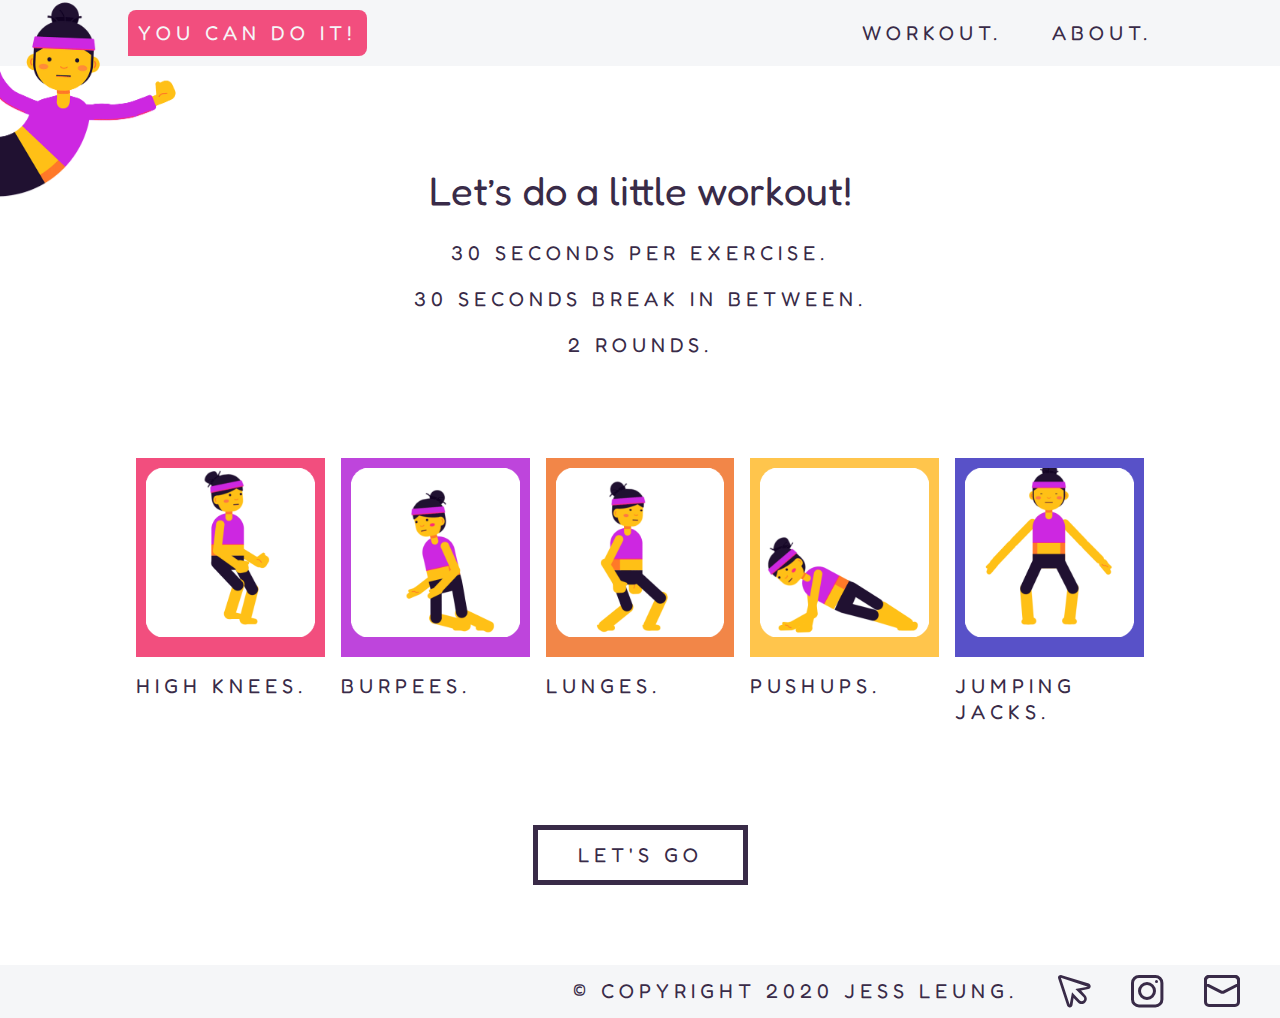
<file: index.html>
<!doctype html>
<html>

<head>
    <meta charset="utf-8">
    <meta name="generator" content="SuperHi">
    <meta http-equiv="X-UA-Compatible" content="IE=edge">
    <meta name="viewport" content="width=device-width, initial-scale=1">
    <title>A Little Workout</title>
    <link rel="icon" href="favicon.svg">
    <link rel="stylesheet" href="_base.css">
    <link rel="stylesheet" href="style.css">
</head>

<body>
    <script src="https://code.jquery.com/jquery-3.4.1.min.js" integrity="sha256-CSXorXvZcTkaix6Yvo6HppcZGetbYMGWSFlBw8HfCJo=" crossorigin="anonymous"></script>
    <script src="alittleworkout.js"></script>
    <div class="header-image">
        <a href="index.html"><img src="workout_1_sm.gif"></a>
    </div>

    <header class="sticky">
        <a href="index.html">
            <div id="header_logo" class="bg-1">
                <p>You can do it!</p>
            </div>
        </a>
        <nav>
            <a href="workout.html">workout.</a>
            <a href="about.html">about.</a>
        </nav>
    </header>

    <div class="title">
        <h1>Let’s do a little workout!</h1>
        <h2>30 seconds per exercise.</h2>
        <h2>30 seconds break in between.</h2>
        <h2>2 rounds.</h2>
    </div>

    <section>
        <div class="shorter-section">
            <div class="exercise-icons">
                <div class="bg-1">
                    <img src="1_highKnees_2.gif">
                </div>
                <h2>
                    high knees.
                </h2>
            </div>

            <div class="exercise-icons">
                <div class="bg-2">
                    <img src="2_burpees.gif">
                </div>
                <h2>
                    burpees.
                </h2>
            </div>

            <div class="exercise-icons">
                <div class="bg-3">
                    <img src="3_lunges.gif">
                </div>
                <h2>
                    lunges.
                </h2>
            </div>

            <div class="exercise-icons">
                <div class="bg-4">
                    <img src="4_pushups.gif">
                </div>
                <h2>
                    pushups.
                </h2>
            </div>

            <div class="exercise-icons">
                <div class="bg-5">
                    <img src="5_jumpingJacks-2.gif">
                </div>
                <h2>
                    jumping jacks.
                </h2>
            </div>
        </div>
    </section>


    <section>
        <a href="workout.html">
		    <button type="button">Let's Go</button>
		  </a>
    </section>

    <footer>
        <p>© copyright 2020 Jess Leung.</p>
        <a href="https://www.alittlejess.com">
		    <img src="ic_website.svg" alt="website" />
		  </a>
        <a href="https://www.instagram.com/alittlejess">
		    <img src="ic_instagram.svg" alt="instagram" />
		  </a>
        <a href="mailto:jess@alittlejess.com">
		    <img src="ic_contact.svg" alt="website" />
		  </a>
    </footer>


</body>

</html>
</file>
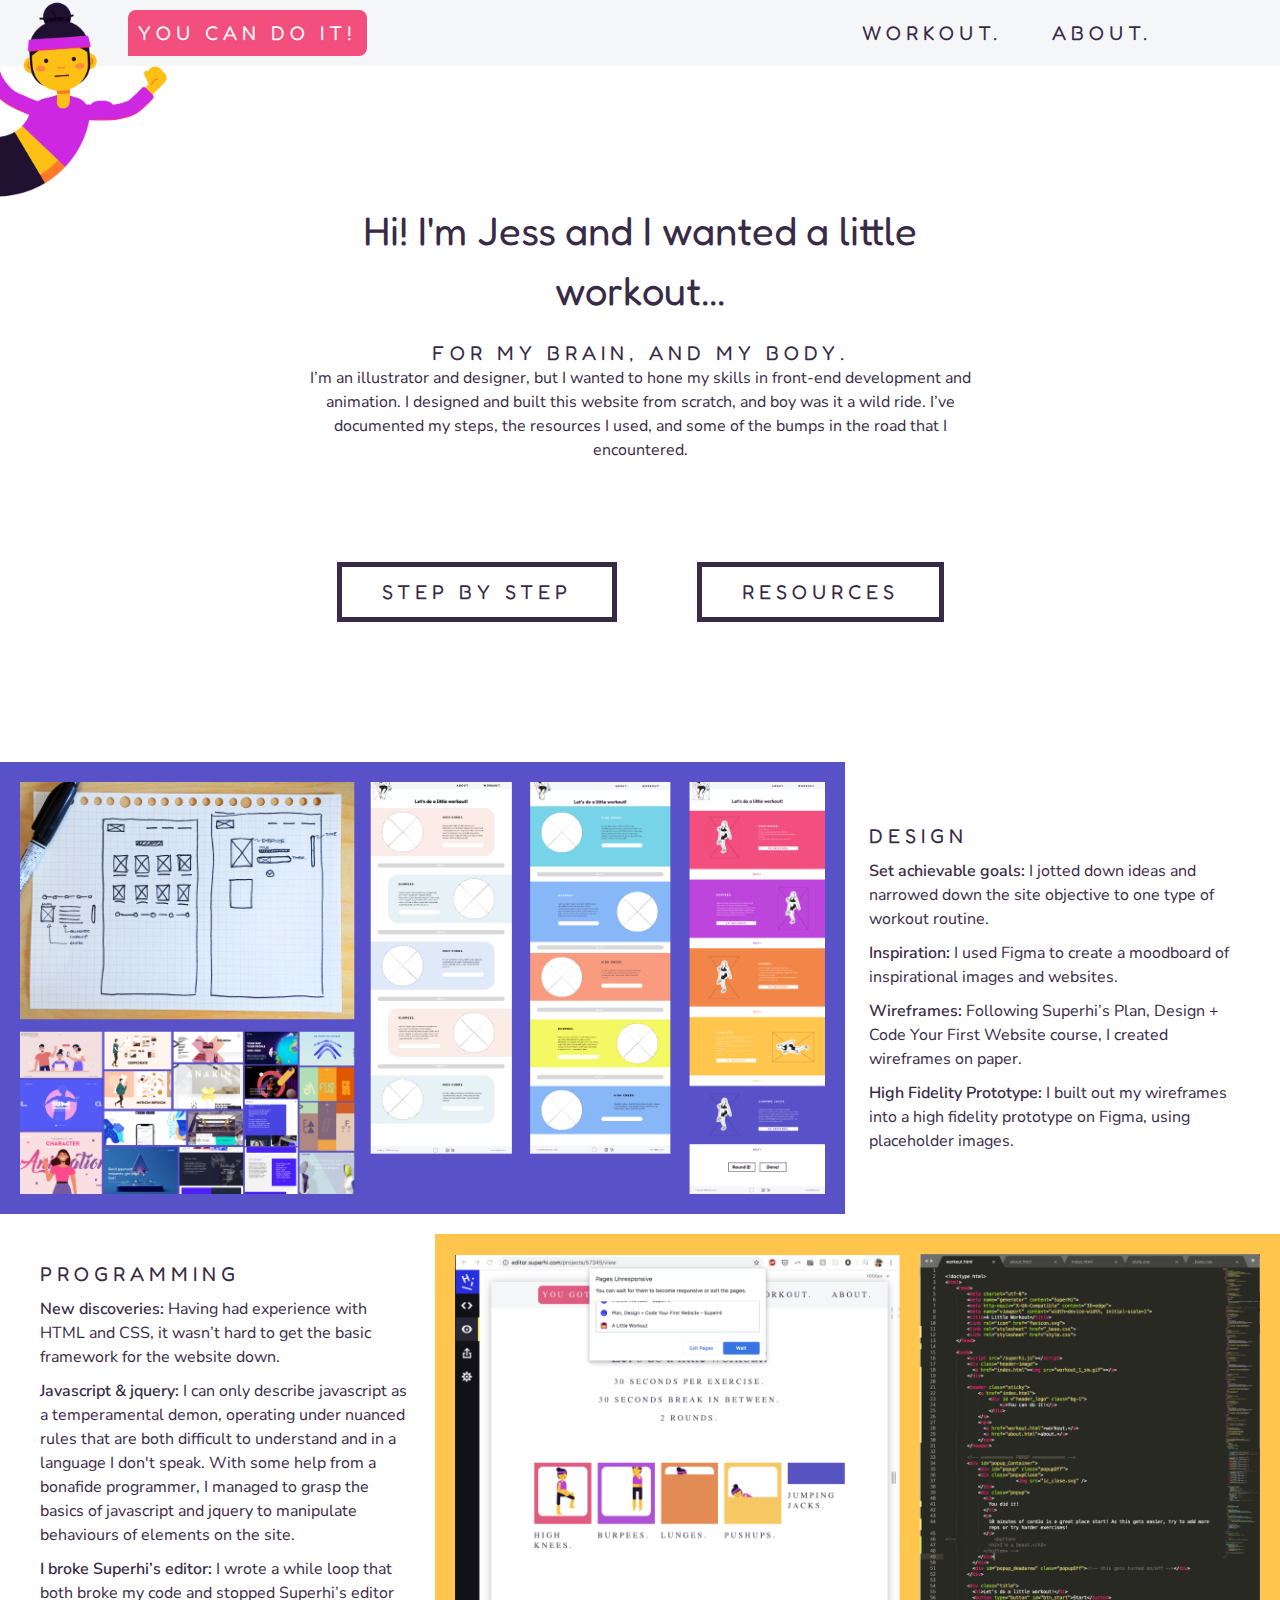
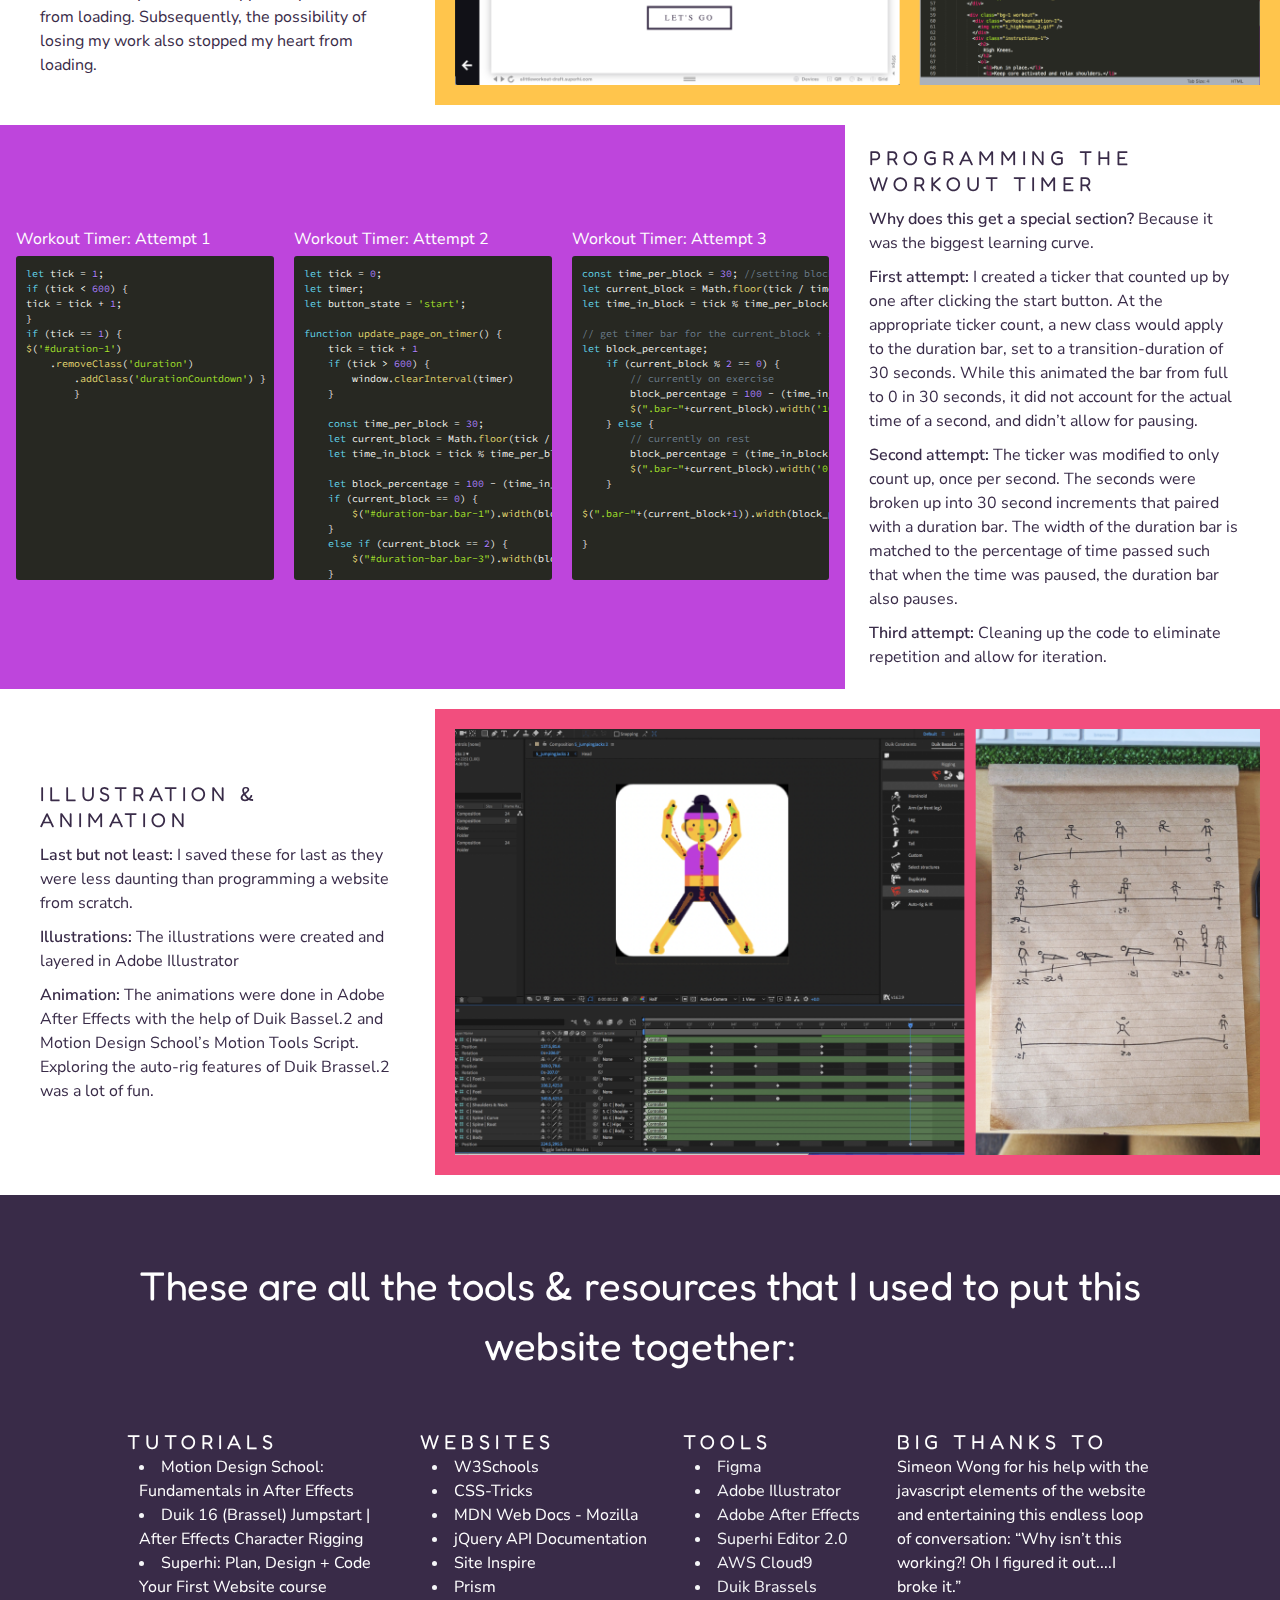
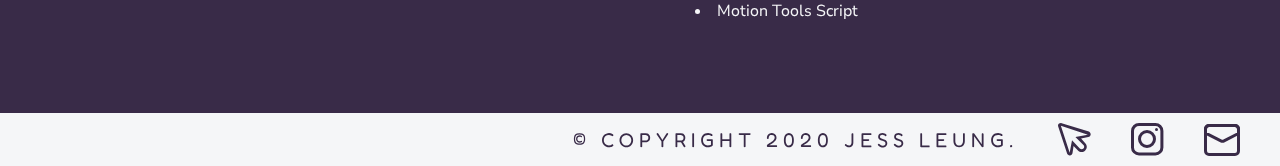
<file: about.html>
<!doctype html>
<html>
	<head>
		<meta charset="utf-8">
		<meta name="generator" content="SuperHi">
		<meta http-equiv="X-UA-Compatible" content="IE=edge">
		<meta name="viewport" content="width=device-width, initial-scale=1">
		<title>A Little Workout</title>
		<link rel="icon" href="favicon.svg">
		<link rel="stylesheet" href="_base.css">
		<link rel="stylesheet" href="style.css">
		<link rel="stylesheet" href="prism.css"/>
	</head>
	<body>
		<script src="https://code.jquery.com/jquery-3.4.1.min.js" integrity="sha256-CSXorXvZcTkaix6Yvo6HppcZGetbYMGWSFlBw8HfCJo=" crossorigin="anonymous"></script>
		<script src="alittleworkout.js"></script>
		<script src="about.js"></script>
		<script src="prism.js"></script>
		<div class="header-image">
		  <a href="index.html"><img src="workout_1_sm.gif"></a>
		</div>

		<header class="sticky">
			<a href="index.html">
				<div id ="header_logo" class="bg-1">
					<p>You can do it!</p>
				</div>
			</a>
			<nav>
			  <a href="workout.html">workout.</a>
			  <a href="about.html">about.</a>
			</nav>
		</header>
		
		<div class="title">
			<section>
			<div class="width-medium">
			  <h1>Hi! I'm Jess and I wanted a little workout...</h1>
			  <h2>For my brain, and my body.</h2>
			  <p>I’m an illustrator and designer, but I wanted to hone my skills in front-end development and animation. I designed and built this website from scratch, and boy was it a wild ride. I’ve documented my steps, the resources I used, and some of the bumps in the road that I encountered.</p>
			</div>
			</section>

		<section>
		  <button type="button" id="steps">Step by Step</button>
		
		  <button type="button" id="resources">Resources</button>
		</section>

		</div>
		
		
		<div id="target-steps">
			<div class="about">
				<div class="about-1L bg-5">
					<img src="1_design.png" alt="design docs">
				</div>
				<div id="mobile-info" class="about-1R">
					<div class="about-info">
						<h2>
							Design
						</h2>
						<p>
							<strong>Set achievable goals:</strong> I jotted down ideas and narrowed down the site objective to one type of workout routine.
						</p>
						<p>
							<strong>Inspiration:</strong> I used Figma to create a moodboard of inspirational images and websites.
						</p>
						<p>
							<strong>Wireframes:</strong> Following Superhi’s Plan, Design + Code Your First Website course, I created wireframes on paper.
						</p>
						<p>
							<strong>High Fidelity Prototype:</strong> I built out my wireframes into a high fidelity prototype on Figma, using placeholder images.
						</p>
					</div>
				</div>
			</div>
		</div>

<div class="about">
	<div class="about-2R bg-4 mobile">
		<img src="2_programming.png" alt="design docs">
	</div>
	<div  id="mobile-info" class="about-2L">
		<div class="about-info">
			<h2>
				Programming
			</h2>
			<p>
				<strong>New discoveries:</strong> Having had experience with HTML and CSS, it wasn’t hard to get the basic framework for the website down.
			</p>
			<p>
				<strong>Javascript & jquery:</strong> I can only describe javascript as a temperamental demon, operating under nuanced rules that are both difficult to understand and in a language I don't speak. With some help from a bonafide programmer, I managed
				to grasp the basics of javascript and jquery to manipulate behaviours of elements on the site.
			</p>
			<p>
				<strong>I broke Superhi’s editor:</strong> I wrote a while loop that both broke my code and stopped Superhi’s editor from loading. Subsequently, the possibility of losing my work also stopped my heart from loading.
			</p>
		</div>
	</div>
	<div class="about-2R bg-4 web">
		<img src="2_programming.png" alt="design docs">
	</div>
</div>

		<div class="about">
		  <div class="about-1L bg-2">

				<div id="code">
	  				<p>Workout Timer: Attempt 1</p>

				  		<pre class="code-box">
<code class="language-js">let tick = 1;
if (tick < 600) {
tick = tick + 1;
}
if (tick == 1) {
$('#duration-1')
	.removeClass('duration')
		.addClass('durationCountdown') }
		}
							</code>
				  		</pre>
			  	</div>	

	  			<div id="code">
	  				<p>Workout Timer: Attempt 2</p>

				  		<pre class="code-box">
<code class="language-js">let tick = 0;
let timer;
let button_state = 'start';

function update_page_on_timer() {
	tick = tick + 1
	if (tick > 600) {
		window.clearInterval(timer)
	}

	const time_per_block = 30; 
	let current_block = Math.floor(tick / time_per_block);
	let time_in_block = tick % time_per_block; 

	let block_percentage = 100 - (time_in_block / 30 * 100);
	if (current_block == 0) {
		$("#duration-bar.bar-1").width(block_percentage + '%')
	}
	else if (current_block == 2) {
		$("#duration-bar.bar-3").width(block_percentage + '%')
	}
	else if (current_block == 4) {
		$("#duration-bar.bar-5").width(block_percentage + '%')
	}
	else if (current_block == 6) {
		$("#duration-bar.bar-7").width(block_percentage + '%')
	}
	else if (current_block == 8) {
		$("#duration-bar.bar-9").width(block_percentage + '%')
	}

	// get timer bar for the rest_block + set percentage (reverse current_block)
	let rest_percentage = (time_in_block/ 30 * 100);
	if (current_block == 1) {
		$("#rest .bar-2").width(rest_percentage + '%')
	}
	else if (current_block == 3) {
		$("#rest .bar-4").width(rest_percentage + '%')
	}
	else if (current_block == 5) {
		$("#rest .bar-6").width(rest_percentage + '%')
	}
	else if (current_block == 7) {
		$("#rest .bar-8").width(rest_percentage + '%')
	}
	else if (current_block == 9) {
		$("#rest .bar-10").width(rest_percentage + '%')
	}
}
</code></pre>
			  	</div>	
			  	
				<div id="code">
	  				<p>Workout Timer: Attempt 3</p>

				  		<pre class="code-box">
<code class="language-js">const time_per_block = 30; //setting blocks of 30 sec
let current_block = Math.floor(tick / time_per_block); //rounding down to block (starts at 0)
let time_in_block = tick % time_per_block; //dividing for remainder to derive current time in block

// get timer bar for the current_block + set percentage
let block_percentage;
	if (current_block % 2 == 0) {
		// currently on exercise
		block_percentage = 100 - (time_in_block / 30 * 100);
		$(".bar-"+current_block).width('100%')
	} else {
		// currently on rest
		block_percentage = (time_in_block / 30 * 100);
		$(".bar-"+current_block).width('0')
	}

$(".bar-"+(current_block+1)).width(block_percentage + '%')

}
							</code>
				  		</pre>
			  	</div>
			  	
		  </div>



		  <div  id="mobile-info" class="about-1R">
		  	<div class="about-info">
		  		<h2>
		  			Programming the workout timer
		  		</h2>
			  	<p>
			  		<strong>Why does this get a special section?</strong> Because it was the biggest learning curve.
				</p>
			  	<p>
					<strong>First attempt:</strong> I created a ticker that counted up by one after clicking the start button. At the appropriate ticker count, a new class would apply to the duration bar, set to a transition-duration of 30 seconds. While this animated the bar from full to 0 in 30 seconds, it did not account for the actual time of a second, and didn’t allow for pausing.
				</p>
			  	<p>
					<strong>Second attempt:</strong> The ticker was modified to only count up, once per second. The seconds were broken up into 30 second increments that paired with a duration bar. The width of the duration bar is matched to the percentage of time passed such that when the time was paused, the duration bar also pauses.
				</p>
				<p>
					<strong>Third attempt:</strong> Cleaning up the code to eliminate repetition and allow for iteration.
				</p>
			  </div>
		  </div>
		</div>


		<div class="about">
		  <div class="about-2R bg-1 mobile">
			<img src="4_animation.png" alt="design docs">
		  </div>
		  <div id="mobile-info" class="about-2L">
		  	<div class="about-info">
		  		<h2>
		  			Illustration & Animation
		  		</h2>
			  	<p>
			  		<strong>Last but not least:</strong> I saved these for last as they were less daunting than programming a website from scratch.
				</p>
			  	<p>
					<strong>Illustrations:</strong> The illustrations were created and layered in Adobe Illustrator
				</p>
			  	<p>
					<strong>Animation:</strong> The animations were done in Adobe After Effects with the help of Duik Bassel.2 and Motion Design School’s Motion Tools Script. Exploring the auto-rig features of Duik Brassel.2 was a lot of fun.
				</p>
			  </div>
		  </div>
		<div class="about-2R bg-1 web">
			<img src="4_animation.png" alt="design docs">
		</div>
		</div>

		<div id = "target-resources" class="about bg-mid">
			<div class="about-resources">
				<h1>These are all the tools & resources that I used to put this website together:</h1>
			</div>
			<div id="resource-list" class="about-resources">
				<div>
					<h2>Tutorials</h2>
					<p>
						<ul>
							<li>
								<a href="https://motiondesign.school/products/fundamentals-course-on-after-effects" target="_blank">
									Motion Design School: Fundamentals in After Effects
								</a>
							</li>
							<li>
								<a href="https://www.youtube.com/watch?v=i63vPXJ00r0" target="_blank">
									Duik 16 (Brassel) Jumpstart | After Effects Character Rigging
								</a>
							</li>
							<li>
								<a href="https://www.superhi.com/courses/plan-design-and-code-your-first-website" target="_blank">
									Superhi: Plan, Design + Code Your First Website course
								</a>
							</li>
						</ul>
					</p>
				</div>
				<div>
					<h2>Websites</h2>
					<p>
						<ul>
							<li>
								<a href="https://www.w3schools.com/default.asp" target="_blank">W3Schools
								</a></li>
							<li>
								<a href="https://css-tricks.com/" target="_blank">CSS-Tricks
								</a></li>
							<li>
								<a href="https://developer.mozilla.org/en-US/docs/Learn" target="_blank">MDN Web Docs - Mozilla
								</a></li>	
							<li>
								<a href="https://api.jquery.com/" target="_blank">jQuery API Documentation
								</a></li>
							<li>
								<a href="https://www.siteinspire.com/" target="_blank">Site Inspire
								</a></li>
							<li>
								<a href="https://prismjs.com/index.html" target="_blank">
									Prism
								</a>
							</li>
						</ul>
					</p>
				</div>
				<div>
					<h2>Tools</h2>
					<p>
						<ul>
							<li>Figma</li>
							<li>Adobe Illustrator</li>
							<li>Adobe After Effects</li>
							<li>Superhi Editor 2.0</li>
							<li>AWS Cloud9</li>
							<li>Duik Brassels</li>
							<li>Motion Tools Script</li>
						</ul>
					</p>
				</div>
				<div class="resources-small">
					<h2>Big thanks to</h2>
					<p>
					<a href="https://www.linkedin.com/in/simeonwong/?originalSubdomain=ca" target="_blank">Simeon Wong</a> for his help with the javascript elements of the website and entertaining this endless loop of conversation: “Why isn’t this working?! Oh I figured it out....I broke it.”
					</p>
				</div>
			</div>
		</div>


		
		<footer>
		  <p>© copyright 2020 Jess Leung.</p>
		  <a href="https://www.alittlejess.com">
		    <img src="ic_website.svg" alt="website" />
		  </a>
		  <a href="https://www.instagram.com/alittlejess">
		    <img src="ic_instagram.svg" alt="instagram" />
		  </a>
		  <a href="mailto:jess@alittlejess.com">
		    <img src="ic_contact.svg" alt="website" />
		  </a>
		</footer>
		

		
	</body>
</html>
</file>
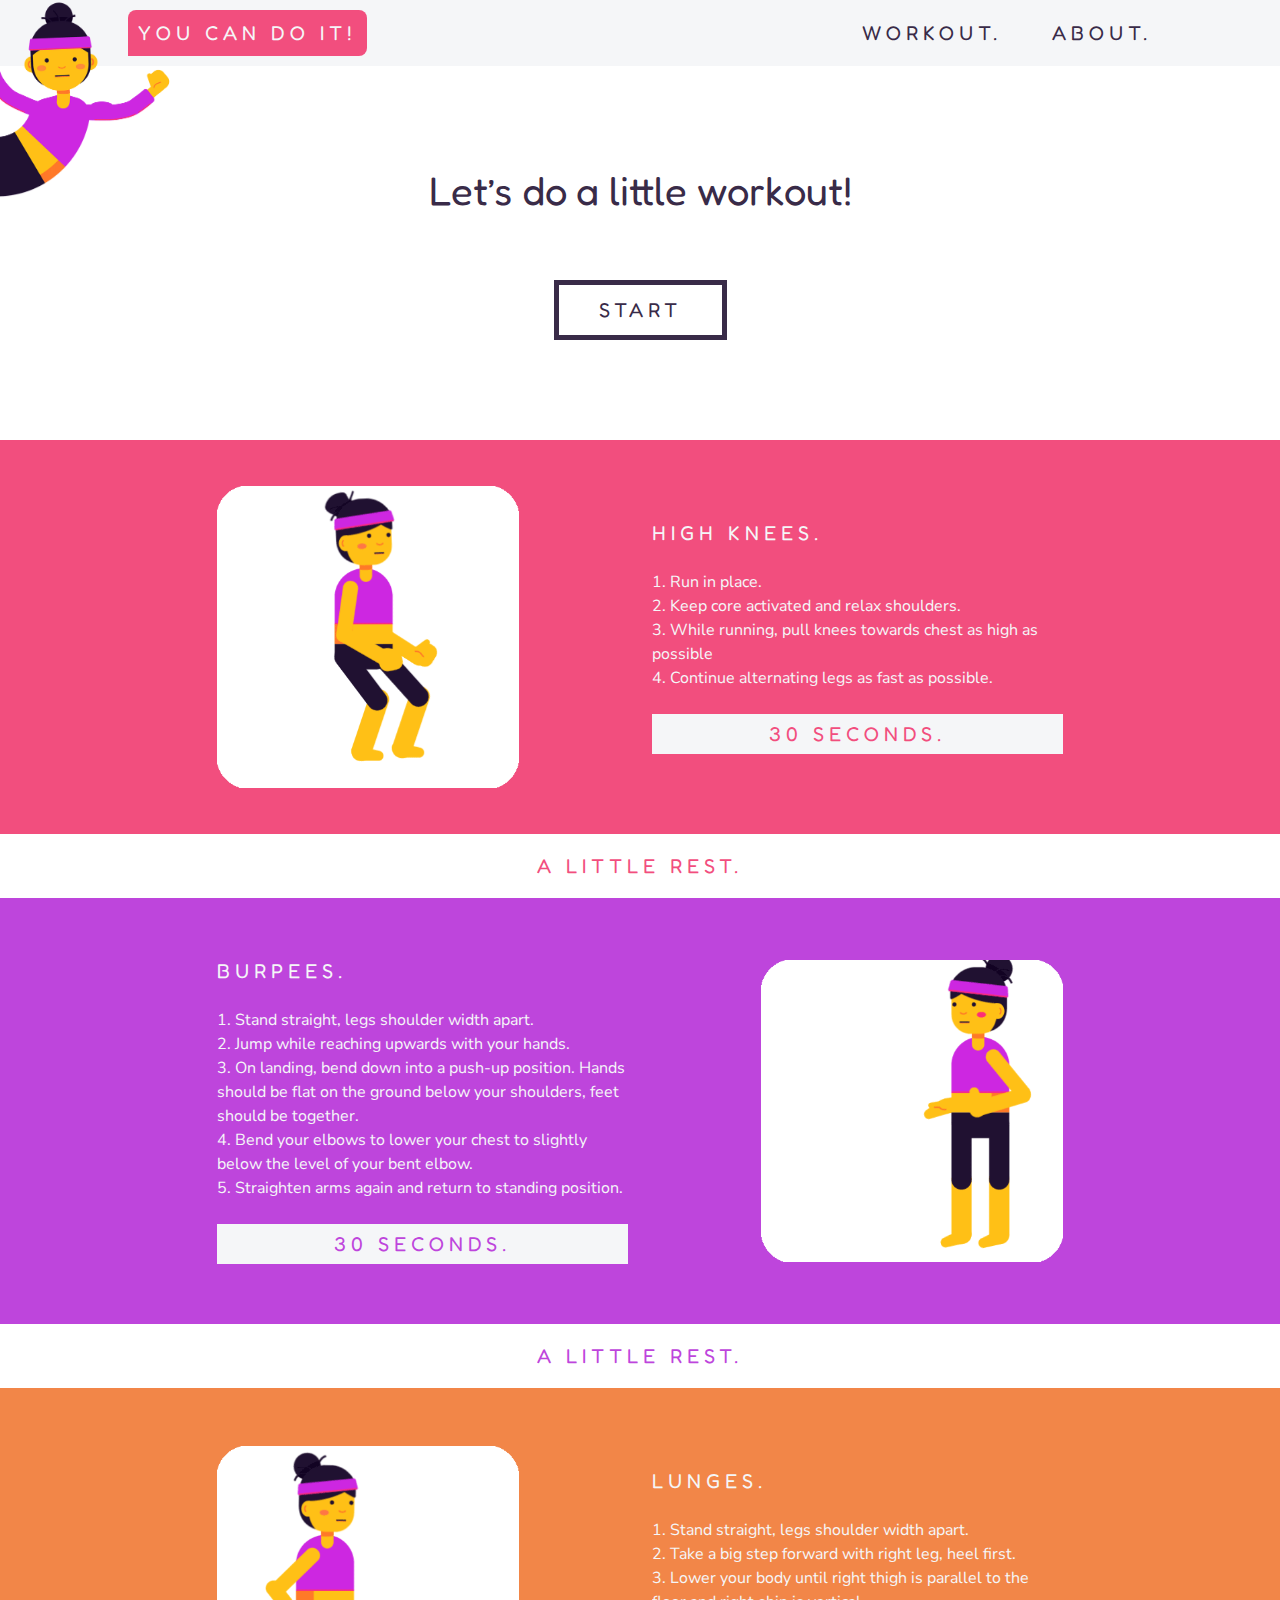
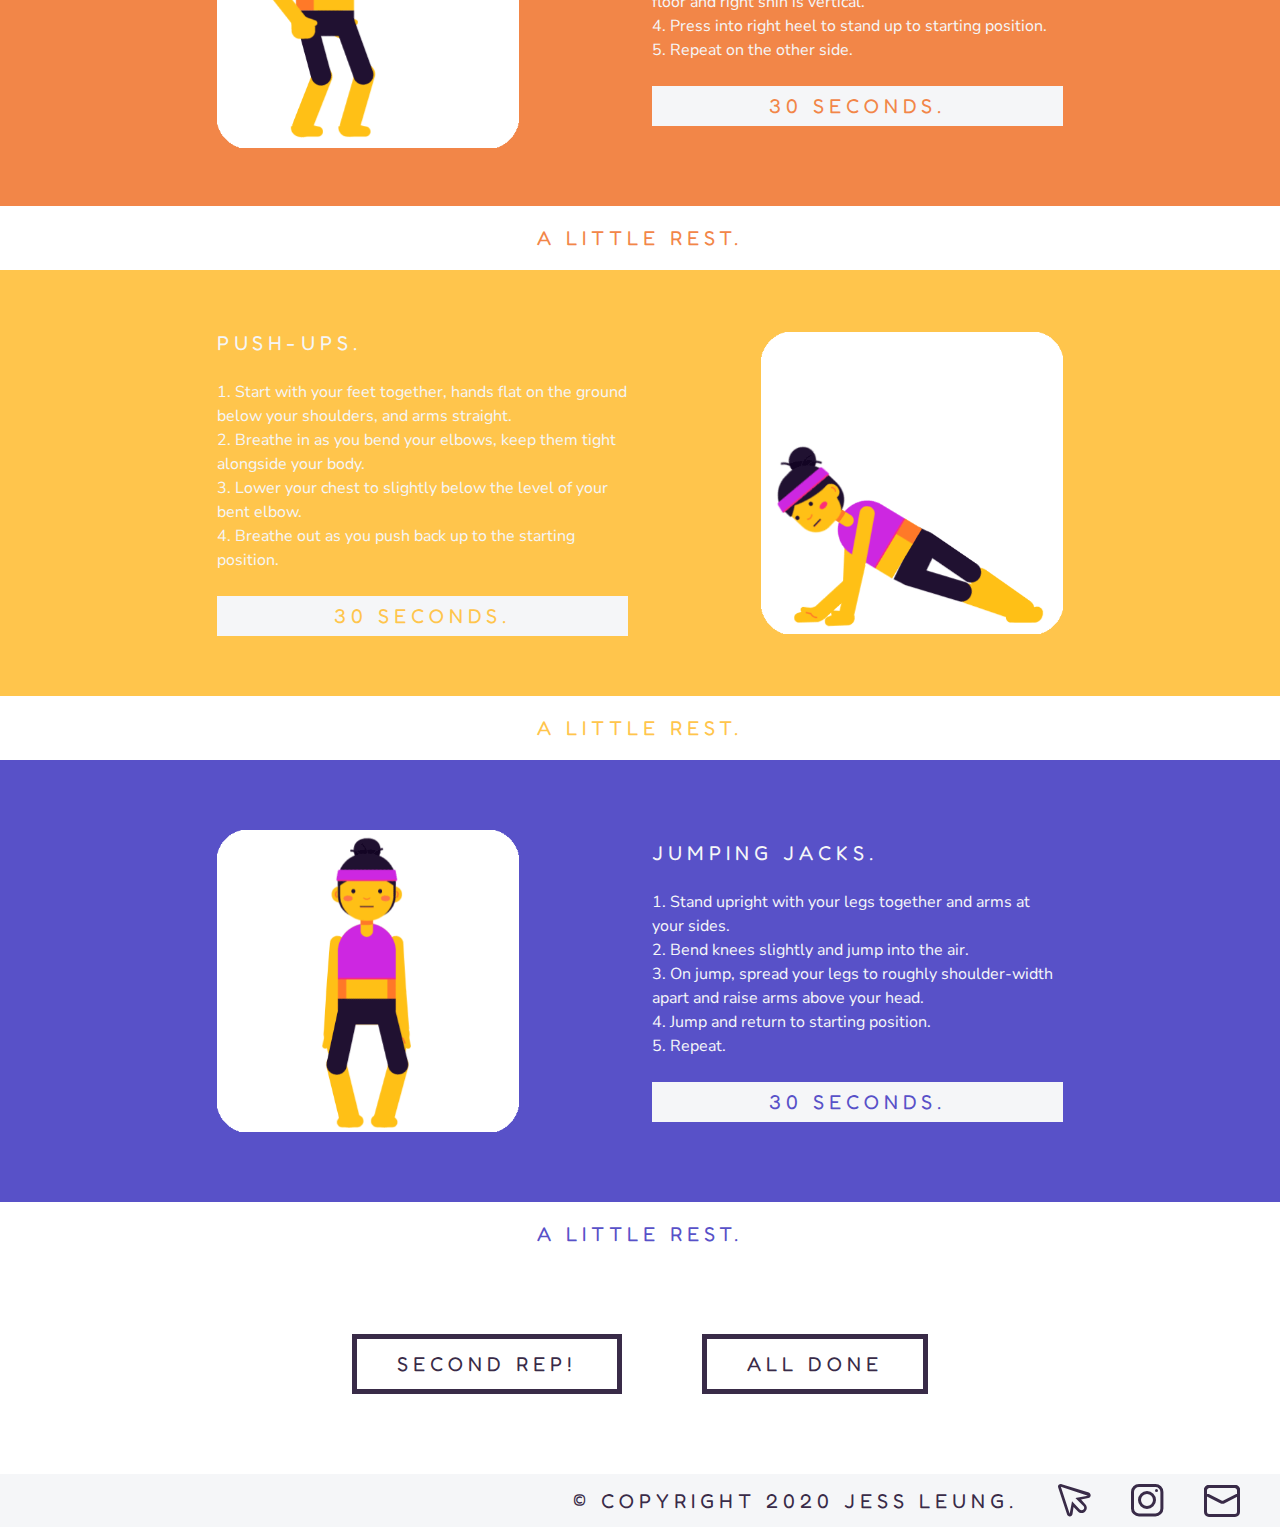
<file: workout.html>
<!doctype html>
<html>
	<head>
		<meta charset="utf-8">
		<meta name="generator" content="SuperHi">
		<meta http-equiv="X-UA-Compatible" content="IE=edge">
		<meta name="viewport" content="width=device-width, initial-scale=1">
		<title>A Little Workout</title>
		<link rel="icon" href="favicon.svg">
		<link rel="stylesheet" href="_base.css">
		<link rel="stylesheet" href="style.css">
	</head>

	<body>
		<script src="https://code.jquery.com/jquery-3.4.1.min.js" integrity="sha256-CSXorXvZcTkaix6Yvo6HppcZGetbYMGWSFlBw8HfCJo=" crossorigin="anonymous"></script>
		<script src="alittleworkout.js"></script>
	    <script src="workout.js"></script>
		<div class="header-image">
		  <a href="index.html"><img src="workout_1_sm.gif"></a>
		</div>

		<header class="sticky">
			<a href="index.html">
				<div id ="header_logo" class="bg-1">
					<p>You can do it!</p>
				</div>
			</a>
			<nav>
			  <a href="workout.html">workout.</a>
			  <a href="about.html">about.</a>
			</nav>
		</header>
		
		<!-- ============ POPUP ============ -->
		<div id="popup_Container">
			<div id="popup" class="popupOff">
				<div class="popup">
					<img src="workout_done.gif" />
					<h1>
						You did it!
					</h1>
					<p>
						10 minutes of cardio is a great place start! As this gets easier, try to add more reps or try harder exercises!
					</p>
					<button class="popupClose">Close</button>
				</div>
			</div>
			<div id="popup_deadarea" class="popupOff">
				<!-- this gets turned on/off -->
			</div>
		</div>

		
		<!-- ============ ACTUAL PAGE ============ -->
		
<div class="title">
	<h1>Let’s do a little workout!</h1>
	<div id="start_container">
		<button type="button" id="btn_start">Start</button>
	</div>
	<button type="button" id="ph_button" class="popupOff">Start</button>
</div>
		
		<div id="target-start" class="bg-1 workout">
		  <div class="workout-animation-1">
		    <img src="1_highKnees_2.gif" />
		  </div>
		  <div class="instructions-1">
		    <h2>
		      High Knees.
		    </h2>
		    <ol>
		      <li>Run in place.</li>
		      <li>Keep core activated and relax shoulders.</li>
		      <li>While running, pull knees towards chest as high as possible</li>
		      <li>Continue alternating legs as fast as possible.</li>
		    </ol>
		    <div>
		      <div id="duration-bar" class="bar-1 duration-overlap"></div>
		      <div class="duration c-1 duration-overlap">30 seconds.</div>
		    </div>
		  </div>
		</div>
		
		<div id="rest">
		  <div class="c-1 duration-overlap">
		    a little rest.
		  </div>
		  <div class="bg-1 rest-bar duration-overlap bar-2"></div>
		</div>
		
		<div id="target-2" class="bg-2 workout">
		  <div class="workout-animation-2 mobile">
			    <img src="2_burpees.gif" />
		  </div>
		  <div class="instructions-2">
		    <h2>
		      Burpees.
		    </h2>
		    <ol>
		      <li>Stand straight, legs shoulder width apart.</li>
		      <li>Jump while reaching upwards with your hands.</li>
		      <li>On landing, bend down into a push-up position. Hands should be flat on the ground below your shoulders, feet should be together.</li>
		      <li>Bend your elbows to lower your chest to slightly below the level of your bent elbow.</li>
		      <li>Straighten arms again and return to standing position.</li>
		    </ol>
		    <div>
		      <div id="duration-bar" class="bar-3 duration-overlap"></div>
		      <div class="duration c-2 duration-overlap">30 seconds.</div>
		    </div>
		  </div>
		  <div class="workout-animation-2 web">
		    <img src="2_burpees.gif" />
		  </div>
		</div>
		
		<div id="rest">
		  <div class="c-2 duration-overlap">
		    a little rest.
		  </div>
		  <div class="bg-2 rest-bar duration-overlap bar-4"></div>
		</div>
		
		<div id="target-3" class="bg-3 workout">
		  <div class="workout-animation-1">
		    <img src="3_lunges.gif" />
		  </div>
		  <div class="instructions-1">
		    <h2>
		      Lunges.
		    </h2>
		    <ol>
		      <li>Stand straight, legs shoulder width apart.</li>
		      <li>Take a big step forward with right leg, heel first.</li>
		      <li>Lower your body until right thigh is parallel to the floor and right shin is vertical.</li>
		      <li>Press into right heel to stand up to starting position.</li>
		      <li>Repeat on the other side.</li>
		    </ol>
		    <div>
		      <div id="duration-bar" class="bar-5 duration-overlap"></div>
		      <div class="duration c-3 duration-overlap">30 seconds.</div>
		    </div>
		  </div>
		</div>
		
		<div id="rest">
		  <div class="c-3 duration-overlap">
		    a little rest.
		  </div>
		  <div class="bg-3 rest-bar duration-overlap bar-6"></div>
		</div>
		
		<div id="target-4" class="bg-4 workout">
		  <div class="workout-animation-2 mobile">
		    <img src="4_pushups.gif" />
		  </div>
		  <div class="instructions-2">
		    <h2>
		      Push-ups.
		    </h2>
		    <ol>
		      <li>Start with your feet together, hands flat on the ground below your shoulders, and arms straight.</li>
		      <li>Breathe in as you bend your elbows, keep them tight alongside your body.</li>
		      <li>Lower your chest to slightly below the level of your bent elbow.</li>
		      <li>Breathe out as you push back up to the starting position.</li>
		    </ol>
		    <div>
		      <div id="duration-bar" class="bar-7 duration-overlap"></div>
		      <div class="duration c-4 duration-overlap">30 seconds.</div>
		    </div>
		  </div>
		  <div class="workout-animation-2 web">
		    <img src="4_pushups.gif" />
		  </div>
		</div>
		
		<div id="rest">
		  <div class="c-4 duration-overlap">
		    a little rest.
		  </div>
		  <div class="bg-4 rest-bar duration-overlap bar-8"></div>
		</div>
		
		<div id="target-5" class="bg-5 workout">
		  <div class="workout-animation-1">
		    <img src="5_jumpingJacks-2.gif" />
		  </div>
		  <div class="instructions-1">
		    <h2>
		      Jumping Jacks.
		    </h2>
		    <ol>
		      <li>Stand upright with your legs together and arms at your sides.</li>
		      <li>Bend knees slightly and jump into the air.</li>
		      <li>On jump, spread your legs to roughly shoulder-width apart and raise  arms above your head.</li>
		      <li>Jump and return to starting position.</li>
		      <li>Repeat.</li>
		    </ol>
		    <div>
		      <div id="duration-bar" class="bar-9 duration-overlap"></div>
		      <div class="duration c-5 duration-overlap">30 seconds.</div>
		    </div>
		  </div>
		</div>
		
		<div id="rest">
		  <div class="c-5 duration-overlap">
		    a little rest.
		  </div>
		  <div class="bg-5 rest-bar duration-overlap bar-10"></div>
		</div>
		
		<section>
		  <button type="button" id="refresh">Second Rep!</button>
		
		  <button type="button" id="btn_popup">All done</button>
		</section>
		
		<footer>
		  <p>© copyright 2020 Jess Leung.</p>
		  <a href="https://www.alittlejess.com">
		    <img src="ic_website.svg" alt="website" />
		  </a>
		  <a href="https://www.instagram.com/alittlejess">
		    <img src="ic_instagram.svg" alt="instagram" />
		  </a>
		  <a href="mailto:jess@alittlejess.com">
		    <img src="ic_contact.svg" alt="website" />
		  </a>
		</footer>
		
		
	</body>
</html>
</file>
<file: _base.css>
html, body, div, span, applet, object, iframe,
h1, h2, h3, h4, h5, h6, p, blockquote, pre,
a, abbr, acronym, address, big, cite, code,
del, dfn, em, img, ins, kbd, q, s, samp,
small, strike, strong, sub, sup, tt, var,
b, u, i, center,
dl, dt, dd, ol, ul, li,
fieldset, form, label, legend,
table, caption, tbody, tfoot, thead, tr, th, td,
article, aside, canvas, details, embed,
figure, figcaption, footer, header, hgroup,
menu, nav, output, ruby, section, summary,
time, mark, audio, video {
  margin: 0;
  padding: 0;
  border: 0;
  font-size: 100%;
  font: inherit;
  vertical-align: baseline;
}

article, aside, details, figcaption, figure,
footer, header, hgroup, menu, nav, section {
  display: block;
}
body {
  line-height: 1;
}
ol, ul {
  list-style: none;
}
blockquote, q {
  quotes: none;
}
blockquote:before, blockquote:after,
q:before, q:after {
  content: '';
  content: none;
}
table {
  border-collapse: collapse;
  border-spacing: 0;
}

img, iframe {
  vertical-align: bottom;
  max-width: 100%;
}

input, textarea, select {
  font: inherit;
}

* {
  -webkit-box-sizing: border-box;
  -moz-box-sizing: border-box;
  box-sizing: border-box;
  -webkit-font-smoothing: antialiased;
  text-rendering: optimizeLegibility;
}
</file>
<file: style.css>
@import url('https://fonts.googleapis.com/css2?family=Fredoka+One&family=Nunito+Sans:wght@400;800&display=swap');
@import url('https://fonts.googleapis.com/css2?family=Source+Code+Pro:wght@400;500;600&display=swap');

/* ======================= HEADER ======================= */
header {
  background-color: #F5F6F8;
  padding: 10px 10vw 10px 10vw;
  display: flex;
  align-items:  center;
  justify-content: space-between;
  z-index: 2;
}
header a, footer p, footer a {
  margin:  0 0 0 40px;
}
.header-image {
  position: fixed;
  width: 22%;
  max-width: 15vw;
  z-index: 5;
  animation-timing-function: ease-in;
  animation: header-image-move 2s;
}
@keyframes header-image-move {
  from {left: -300px;}
  to {left: .025%;}
}
#header_logo {
  padding: 10px;
  border-radius: 8px 8px 8px 0;
  color: #f5f6f8;
  margin: 0 0 0 -40px;
  transition-duration: 0.25s;
}

.sticky {
  position:  fixed;
  top:  0;
  width: 100%;
}



/* ======================= OVERARCHING STYLE ======================= */

a, a:visited {
	text-decoration: none;
  color:  #392B48;
}
a:hover {
  color: #BE45DC;
  transition-duration: 0.25s;
}

body {
	font-family: Nunito Sans;
	font-size: 16px;
	line-height: 1.5;
	
	background-color: #ffffff;
	color: #392B48;
	width: auto;
}

strong {
  font-weight: 600;
}

h1 {
  font-family: Fredoka One;
	font-size: 40px;
	font-weight: 400;
	color: #392B48;
}

h2, header, nav, footer, button {
  font-family: Fredoka One;
	font-size: 20px;
	line-height: 1.3;
	font-weight: 400;
  text-transform: uppercase;
  letter-spacing: 5px;
	color: #392B48;
}

.bg-1 {
  background-color: #F24E7E;
}
.bg-2 {
  background-color: #BE45DC;
}
.bg-3 {
  background-color: #F28648;
}
.bg-4 {
  background-color: #FFC54C;
}
.bg-5 {
  background-color: #5851C8;
}
.bg-mid {
  background-color: #392B48;
}


ol {
  list-style-type: decimal;
  overflow: hidden;
  padding: 24px 0 24px 0;
}

li {
  display: list-item;
  list-style-position: inside;
  color: #f5f6f8;
}

ul {
  list-style-type: decimal;
  overflow: hidden;
  width:100%;
  list-style-type: disc;
  padding: 0 0 0 12px;
}

.c-1 {
  color: #F24E7E;
}
.c-2 {
  color: #BE45DC;
}
.c-3 {
  color: #F28648;
}
.c-4 {
  color: #FFC54C;
}
.c-5 {
  color: #5851C8;
}

/* ======================= BODY STYLE ======================= */

.title {
  padding:  160px 5vw 60px 5vw;
	text-align: center;
}

.title h2 {
  margin: 20px 0 0 0;
}

section {
  margin: 40px 0 40px 0;
  display: flex;
  flex-direction: row;
  align-items: center;
  justify-content: center;
  width: 100%;
}

section div.exercise-icons {
  width: 100%;
  margin: 0 8px 0 8px;
}

section div.shorter-section div.exercise-icons div {
/*     height: 200px; */
  	margin: 0 0 16px 0;
  	padding:  10px 10px 20px 10px;
}

.shorter-section {
  width: 80%;
  display: flex;
  flex-direction: row;
  align-items: flex-start;
  justify-content: center;
}

button {
  text-decoration:  none;
  border: 5px solid #392b48;
  color: #392b48;
  padding: 12px 40px 12px 40px;
  /*margin:  40px 40px 40px 40px;*/
  margin:  60px 40px 40px 40px;
  text-align: center;
  background-color: #ffffff;
}

button:hover {
  text-decoration:  none;
  background-color: #392B48;
  border: 5px solid #392b48;
  color: #ffffff;
  transition-duration: 0.5s;
  padding: 12px 40px 12px 40px;
  margin:  60px 40px 40px 40px;
  text-align: center;
}

button.pause {
  text-decoration: none;
  background-color: #392B48;
  border: 5px solid #392B48;
  color: #ffffff;
  transition-duration: 0.5s;
  padding: 12px 40px 12px 40px;
  margin:  60px 40px 40px 40px;
  text-align: center;
}

/* ======================= ABOUT ======================= */

.width-medium {
  width:60%;
}

div.about {
  display: grid;
  grid-template-columns: repeat(12, 1fr);
  gap: 24px;
  padding: 0 0 20px 0;
}

div.about-1L {
  grid-column: 1 / span 8;
  display: flex;
  align-items: center;
  justify-content: center;
  padding: 20px 20px 20px 20px;
}
div.about-1R {
  grid-column: 9 / span 4;
  display: flex;
  align-items: center;
  padding: 20px 40px 20px 0;
  text-align: left;
}

div.about-2L {
  grid-column: 1 / span 4;
  display: flex;
  align-items: center;
  justify-content: center;
  padding: 20px 0 20px 40px;
}
div.about-2R {
  grid-column: 5 / span 8;
  display: flex;
  align-items: center;
  justify-content: center;
  padding: 20px 20px 20px 20px;
  text-align: left;
}

div.about .mobile {
  display: none;
}


div.about-info p {
  padding: 10px 0 0 0;
}

div#code {
  color: white;
  margin: 0 10px 0 10px;
  height: 40vh;
  max-width: 32%;
}

.code-box {
  background-color: #392B48;
  height: 90%;
  border-radius: 10px;
  overflow: scroll;
  padding: 10px;
  font-size:10px;
}


.about.bg-mid {
    padding: 60px 0 80px 0;
}


/*== ABOUT: RESOURCE LIST == */
.about-resources {
  grid-column: 2 / span 10;
  display:flex;
  align-items:top;
  justify-content:center;
}


.about-resources H1{
  text-align: center;
  color:#FFFFFF;
  padding: 0 0 20px 0;
}
.about-resources p, .about-resources h2, .about-resources a{
  text-align: left;
  color:#FFFFFF;
}

.about-resources a:hover{
  text-align: left;
  color:#FFC54C;
  transition-duration: 0.25s;
}


#resource-list.about-resources{
  display: flex;
  justify-content: space-around;
}

#resource-list.about-resources div {
  margin: 10px;
  max-width: 20vw;
}

/* ========================== WORKOUT ========================= */


/* WRITE CODE TO ADD THIS CLASS WHEN THE PAGE LOADS & SCROLLS TO A CERTAIN POINT*/
.fix_button {
  position: fixed;
  top: 15px;
  left: 50%;
  margin-left: -134px; /*-89.5px;*/
  z-index:3;
}

#ph_button {
  opacity: 0;
}

div.workout {
  display: grid;
  grid-template-columns: repeat(12, 1fr);
  gap: 24px;
}

  .workout .mobile {
    display: none;
  }

div.workout-animation-1 {
  grid-column: 3 / span 3;
  display: flex;
  align-items: center;
  justify-content: center;
  padding: 20px 0 20px 0;
}

div.workout-animation-2 {
  grid-column: 8 / span 3;
  display: flex;
  align-items: center;
  justify-content: center;
  padding: 20px 0 20px 0;
}

div.workout .instructions-1 {
  grid-column: 7 / span 4;
  margin: 60px 0 40px 0;
  position:  relative; /*allows duration bars to overlap*/
  padding: 20px 0 80px 0;
}

div.workout .instructions-2 {
  grid-column: 3 / span 4;
  margin: 60px 0 40px 0;
  position:  relative; /*allows duration bars to overlap*/
  padding: 0 0 60px 0;
}

.instructions-1 H2, .instructions-2 H2 {
  color: #f5f6f8;
}

div.workout .duration {
  padding: 7px 0 10px 0;
  font-family: Fredoka One;
	font-size: 20px;
	line-height: 1.3;
	font-weight: 400;
  text-transform: uppercase;
  letter-spacing: 5px;
  text-align:  center;
  width: 100%;
}

.duration-overlap {
  position: absolute; /*allows duration bars to overlap*/
}

#duration-bar {
  background-color: #f5f6f8;
  width: 100%;
  padding: 20px 0 20px 0;
}

#rest {
  display: flex;
  flex-direction: column;
  align-items: center;
  justify-content: center;
  margin: 32px 0 32px 0;
  position: relative;
  font-family: Fredoka One;
	font-size: 20px;
	line-height: 1.3;
	font-weight: 400;
  text-transform: uppercase;
  letter-spacing: 5px;
}
/* #rest .rest-text{
  align-self: center;
} */
#rest .rest-bar {
  width: 0%;
  height: 64px;
  align-self: flex-end;
}


#popup_Container {
  display: flex;
  flex-direction: row;
  align-items: stretch;
  justify-content: center;
  width: 100%;
}

#popup {
  z-index: 6;
  width: 64%;
  background-color: #ffffff;
  position: fixed;
  margin: 5vh 0 0 0;
	border: 5px solid #392b48;
	padding: 50px 50px 50px 50px;
}

#popup_deadarea{
  width: 100%;
  height: 100%;
  z-index: 5;
  position: fixed;
  background-color: rgba(57, 43, 72, 0.8);
}
.popup {
  text-align:  center;
  width: 80%;
}

.popup img {
  max-height: 20vw;
}

.popupOff {
  display: none;
}
.popupOn {
  display: flex;
  align-items:  center;
  justify-content: center;
}

.popupClose {
  align-self: center;
}

/* ========================== FOOTER ========================= */
footer {
  background-color: #F5F6F8;
  padding: 10px 40px 10px 40px;
  display: flex;
  align-items:  center;
  justify-content: flex-end;
}


/* ========================== MOBILE FRIENDLY ========================= */
@media (max-width:800px) {
  body {
  }
  body h1 {
    font-size: 24px;
  }
  body h2, .sticky {
    font-size: 20px;
  }
  header {
    flex-direction: column;
    text-align: center;
  }
  nav {
    margin: 12px 0 0 -26px ;
  }
  

  .header-image {
    width: 100%;
    max-width:25vw;
    margin: 25px 0 0 0 ;
  }
  .exercise-icons {
    max-width: 45vw;
  }
  .shorter-section {
    flex-wrap: wrap;
  }
  

  footer {
    font-size: 12px;
    padding: 10px 40px 10px 40px;
    justify-content: center;
    text-align: center;
    flex-wrap: wrap;
  }
  
  footer p {
    width: 100%;
    padding: 0 0 5px 0;
  }
  
  footer a img {
    max-height: 4vw;
  }
  
  /* ==== WORKOUT ==== */
  .fix_button {
    top: 50px;
  }
  
  .workout .web {
    display:none;
  }
  
  .workout .mobile {
    display: inherit;
  }
  
  div.workout-animation-1 {
    grid-column: 4 / span 6;
    display: flex;
    align-items: center;
    justify-content: center;
    padding: 40px 0 20px 0;
  }

  div.workout-animation-2 {
      grid-column: 4 / span 6;
      display: flex;
      align-items: center;
      justify-content: center;
      padding: 40px 0 20px 0;
    }
  
  div.workout .instructions-1 {
      grid-column: 2 / span 10;
      margin: 20px 0 20px 0;
      position:  relative; /*allows duration bars to overlap*/
      padding: 0 0 55px 0;
    }
  
  div.workout .instructions-2 {
    grid-column: 2 / span 10;
    margin: 20px 0 20px 0;
    position:  relative; /*allows duration bars to overlap*/
    padding: 0 0 55px 0;
  }
  
  .popup img {
    max-height: 80vw;
  }

  
  /* ==== ABOUT ==== */
  
  section {
    flex-wrap: wrap;
  }
  
  div.about {
    display: flex;
    justify-content: center;
    flex-wrap: wrap;
  }
  
  .about-1L {
    width: 100vw;
  }
  .about-1R {
    width: 100vw;
  }

  .about-2L {
    width: 100vw;
  }
  .about-2R {
    width: 100vw;
  }

  div.about .web {
    display: none;
  }
  div.about .mobile {
    display: inherit;
  }
  
  div#code {
    color: white;
    margin: 0 10px 20px 10px;
    height: 20vh;
    min-width: 90vw;
  }
  
  div.about-1L.bg-2 {;
    flex-wrap: wrap;
    max-width: 100vw;
  }
  div#mobile-info {
    padding: 5vw 5vw 5vw 5vw;
  }
  #resource-list.about-resources{
    justify-content: left;
    flex-wrap: wrap;
  }
  #resource-list.about-resources div {
    margin: 10px 15vw 10px 15vw;
    max-width: 90vw;
  }

}


@media (max-width: 410px) {
    .fix_button {
    top: 75px;
  }
}
</file>
<file: prism.css>
/* PrismJS 1.20.0
https://prismjs.com/download.html#themes=prism-okaidia&languages=markup+css+clike+javascript */
/**
 * okaidia theme for JavaScript, CSS and HTML
 * Loosely based on Monokai textmate theme by http://www.monokai.nl/
 * @author ocodia
 */
 
 @import url('https://fonts.googleapis.com/css2?family=Source+Code+Pro:wght@400;500;600&display=swap');

code[class*="language-"],
pre[class*="language-"] {
	color: #f8f8f2;
	background: none;
	text-shadow: 0 1px rgba(0, 0, 0, 0.3);
	font-family: 'Source Code Pro', Consolas, Monaco, 'Andale Mono', 'Ubuntu Mono', monospace;
	font-size: 10px; /*1em*/
	text-align: left;
	white-space: pre;
	word-spacing: normal;
	word-break: normal;
	word-wrap: normal;
	line-height: 1.5;

	-moz-tab-size: 4;
	-o-tab-size: 4;
	tab-size: 4;

	-webkit-hyphens: none;
	-moz-hyphens: none;
	-ms-hyphens: none;
	hyphens: none;
}

/* Code blocks */
pre[class*="language-"] {
	padding: 1em;
	margin: .5em 0;
	overflow: auto;
	border-radius: 0.3em;
}

:not(pre) > code[class*="language-"],
pre[class*="language-"] {
	background: #272822;
}

/* Inline code */
:not(pre) > code[class*="language-"] {
	padding: .1em;
	border-radius: .3em;
	white-space: normal;
}

.token.comment,
.token.prolog,
.token.doctype,
.token.cdata {
	color: slategray;
}

.token.punctuation {
	color: #f8f8f2;
}

.token.namespace {
	opacity: .7;
}

.token.property,
.token.tag,
.token.constant,
.token.symbol,
.token.deleted {
	color: #f92672;
}

.token.boolean,
.token.number {
	color: #ae81ff;
}

.token.selector,
.token.attr-name,
.token.string,
.token.char,
.token.builtin,
.token.inserted {
	color: #a6e22e;
}

.token.operator,
.token.entity,
.token.url,
.language-css .token.string,
.style .token.string,
.token.variable {
	color: #f8f8f2;
}

.token.atrule,
.token.attr-value,
.token.function,
.token.class-name {
	color: #e6db74;
}

.token.keyword {
	color: #66d9ef;
}

.token.regex,
.token.important {
	color: #fd971f;
}

.token.important,
.token.bold {
	font-weight: bold;
}
.token.italic {
	font-style: italic;
}

.token.entity {
	cursor: help;
}
</file>
